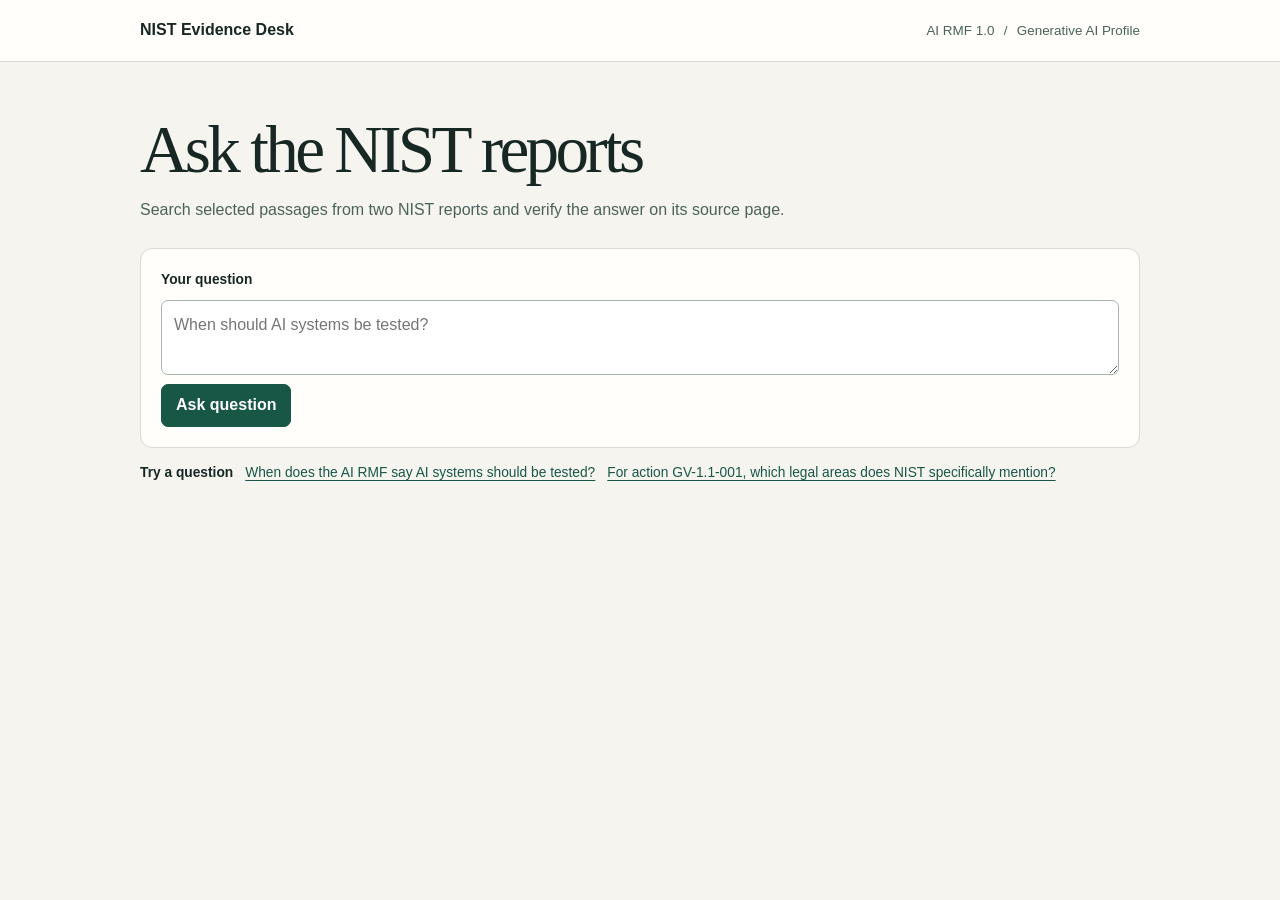
<file: docs/index.html>
<!doctype html>
<html lang="en">
<head>
  <meta charset="utf-8">
  <meta name="viewport" content="width=device-width,initial-scale=1">
  <title>NIST Evidence Desk</title>
  <link rel="stylesheet" href="./style.css">
  <script src="./app.js" defer></script>
</head>
<body>
  <header class="masthead">
    <div class="frame masthead-inner">
      <span class="brand">NIST Evidence Desk</span>
      <span class="collection">AI RMF 1.0 <span aria-hidden="true">/</span> Generative AI Profile</span>
    </div>
  </header>
  <main class="frame">
    <section class="intro">
      <h1>Ask the NIST reports</h1>
      <p>Search selected passages from two NIST reports and verify the answer on its source page.</p>
    </section>
    <form id="question-form" class="query">
      <label for="question">Your question</label>
      <textarea id="question" rows="2" maxlength="600" required placeholder="When should AI systems be tested?"></textarea>
      <div class="query-actions">
        <button id="submit" type="submit">Ask question</button>
      </div>
    </form>
    <div class="examples" aria-label="Example questions">
      <span>Try a question</span>
      <button type="button">When does the AI RMF say AI systems should be tested?</button>
      <button type="button">For action GV-1.1-001, which legal areas does NIST specifically mention?</button>
    </div>
    <p id="status" role="status" aria-live="polite"></p>
    <section class="results" id="results" hidden aria-label="Question results">
      <article class="card">
        <h2>Answer</h2>
        <p id="answer"></p>
      </article>
      <aside class="card sources">
        <h2>Source passages</h2>
        <div id="source-list"></div>
      </aside>
    </section>
  </main>
</body>
</html>
</file>
<file: docs/style.css>
:root {
  color-scheme: light;
  --paper: #f5f4ee;
  --ink: #172723;
  --muted: #4b625b;
  --line: #d5dbd1;
  --accent: #185745;
  --white: #fffefa;
}
* { box-sizing: border-box; }
[hidden] { display: none !important; }
body { margin: 0; background: var(--paper); color: var(--ink); font: 16px/1.55 "Segoe UI", sans-serif; }
.frame { width: min(100% - 40px, 1000px); margin-inline: auto; }
.masthead { border-bottom: 1px solid var(--line); background: var(--white); }
.masthead-inner { display: flex; justify-content: space-between; align-items: baseline; gap: 10px 24px; flex-wrap: wrap; padding-block: 18px; }
.brand { font-weight: 700; }
.collection { color: var(--muted); font-size: .84rem; }
.collection span { margin: 0 .35rem; }
.intro { margin: 52px 0 25px; }
h1 { margin: 0; font: 500 clamp(2.5rem, 6vw, 4.2rem)/1.08 Georgia, serif; letter-spacing: -.055em; }
.intro p { margin: 12px 0 0; color: var(--muted); }
.query { display: grid; gap: 9px; padding: 20px; border: 1px solid var(--line); border-radius: 12px; background: var(--white); }
label, .examples span { font-size: .86rem; font-weight: 650; }
textarea, select, button { font: inherit; }
textarea, select { border: 1px solid #a7b6ac; border-radius: 7px; background: #fff; color: var(--ink); }
textarea { display: block; width: 100%; min-height: 70px; padding: 12px; resize: vertical; }
.query-actions, .mode { display: flex; align-items: center; gap: 9px 12px; flex-wrap: wrap; }
.query-actions { justify-content: space-between; }
select { padding: 7px 9px; font-size: .88rem; }
button { cursor: pointer; }
#submit { border: 1px solid var(--accent); border-radius: 7px; background: var(--accent); color: #fff; padding: 8px 14px; font-weight: 650; }
#submit span { margin-left: 6px; }
#submit:disabled { cursor: wait; opacity: .7; }
button:focus-visible, textarea:focus-visible, select:focus-visible, a:focus-visible { outline: 3px solid #488a74; outline-offset: 3px; }
.examples { display: flex; align-items: baseline; flex-wrap: wrap; gap: 8px 12px; margin-top: 14px; }
.examples button { border: 0; background: transparent; text-align: left; padding: 0; color: var(--accent); text-decoration: underline; text-underline-offset: .2em; font-size: .86rem; }
#status { min-height: 1.5em; margin: 15px 0 10px; color: var(--muted); }
.results { display: grid; grid-template-columns: minmax(0, .9fr) minmax(0, 1.1fr); gap: 14px; padding-bottom: 34px; }
.card { padding: 20px; border: 1px solid var(--line); border-radius: 10px; background: var(--white); overflow-wrap: anywhere; }
.card h2 { margin: 0 0 12px; font: 500 1.55rem Georgia, serif; }
.card p { margin: 0; }
.source + .source { margin-top: 13px; padding-top: 13px; border-top: 1px solid var(--line); }
.source blockquote { margin: 8px 0 0; padding-left: 12px; border-left: 3px solid #aabeb1; color: var(--muted); }
.source a { color: var(--accent); font-weight: 650; font-size: .88rem; }
@media (max-width: 640px) {
  .results { grid-template-columns: 1fr; }
  .intro { margin-top: 35px; }
  #submit { width: 100%; }
}
</file>
